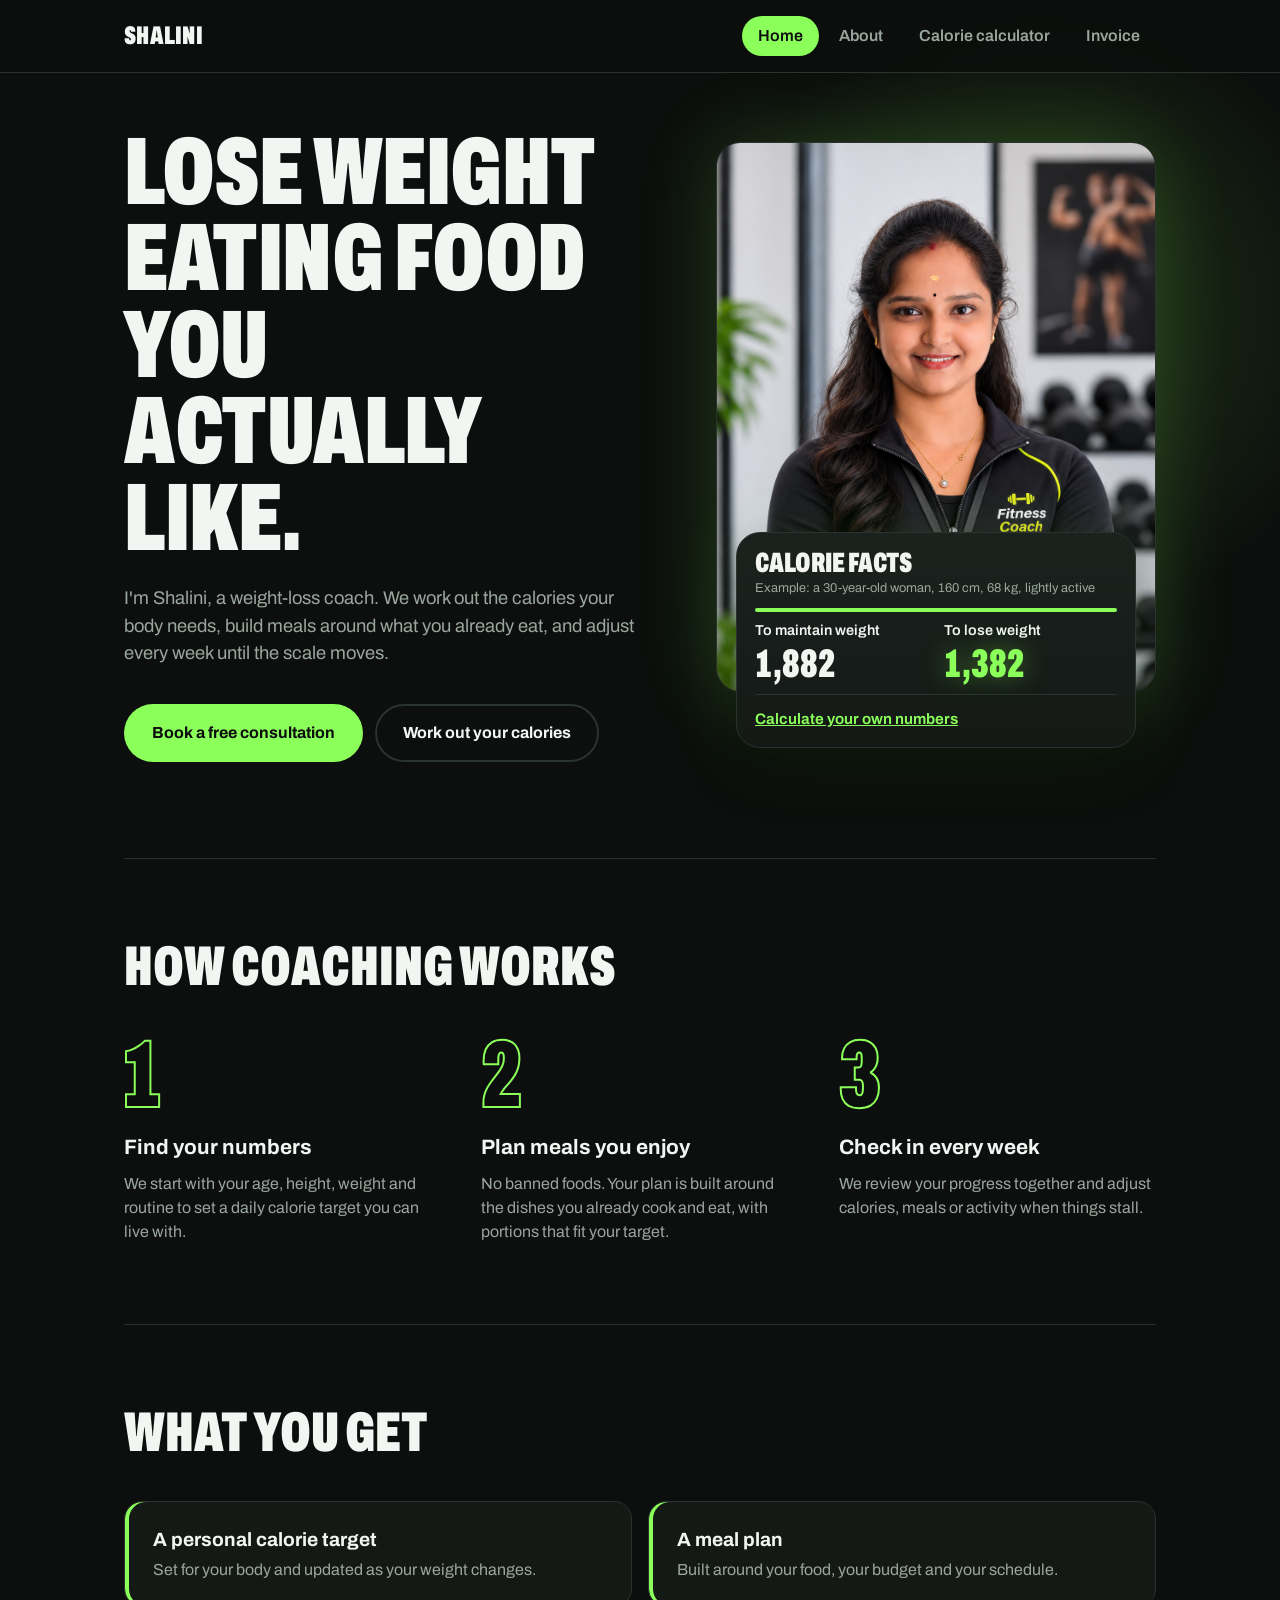
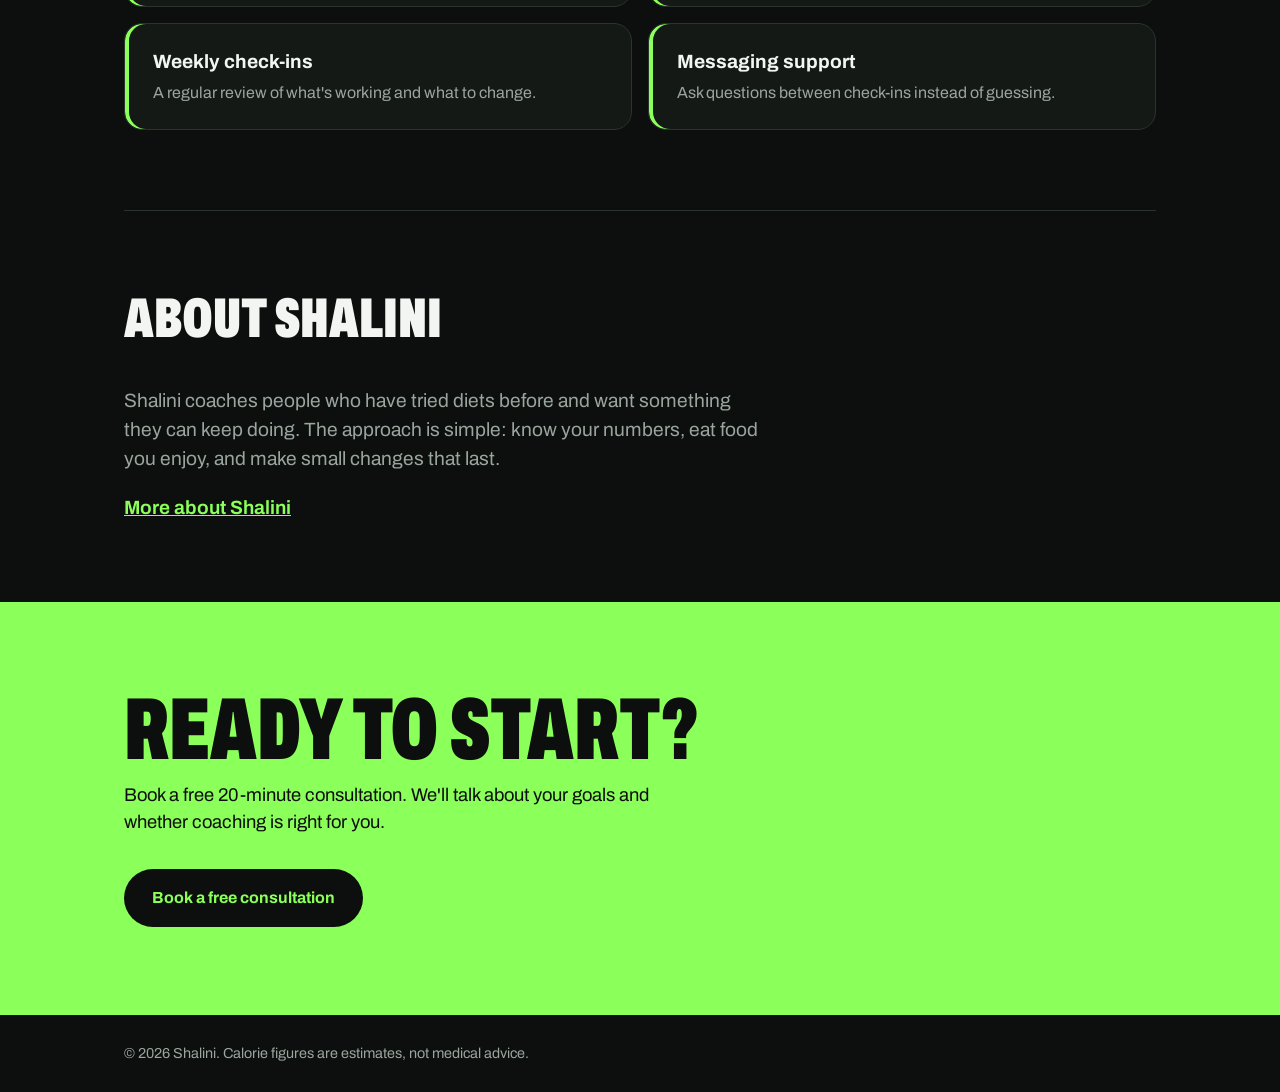
<file: index.html>
<!doctype html>
<html lang="en">
<head>
  <meta charset="utf-8">
  <meta name="viewport" content="width=device-width, initial-scale=1">
  <title>Shalini | Weight-Loss Coaching</title>
  <meta name="description" content="One-to-one weight-loss coaching with Shalini. A calorie target built for you, meals around food you already eat, and weekly check-ins.">
  <link rel="preconnect" href="https://fonts.googleapis.com">
  <link rel="preconnect" href="https://fonts.gstatic.com" crossorigin>
  <link href="https://fonts.googleapis.com/css2?family=Archivo:wdth,wght@62..125,400..900&display=swap" rel="stylesheet">
  <link rel="stylesheet" href="style.css">
</head>
<body>
  <header class="site-nav">
    <a class="brand" href="index.html">Shalini</a>
    <nav aria-label="Main">
      <a href="index.html" aria-current="page">Home</a>
      <a href="about.html">About</a>
      <a href="calculator.html">Calorie calculator</a>
      <a href="invoice.html">Invoice</a>
    </nav>
  </header>

  <main class="home">
    <section class="hero">
      <div class="hero-text">
        <h1>Lose weight eating food you actually like.</h1>
        <p>I'm Shalini, a weight-loss coach. We work out the calories your body needs, build meals around what you already eat, and adjust every week until the scale moves.</p>
        <div class="actions">
          <a class="btn btn-primary" href="#contact">Book a free consultation</a>
          <a class="btn btn-secondary" href="calculator.html">Work out your calories</a>
        </div>
      </div>

      <div class="hero-visual">
      <img class="hero-photo" src="Passport%20Photo.png" alt="Shalini" width="1024" height="1536">
      <aside class="facts facts-example" aria-label="Example calorie target">
        <h2>Calorie Facts</h2>
        <p class="facts-for">Example: a 30-year-old woman, 160 cm, 68 kg, lightly active</p>
        <div class="rule rule-heavy"></div>
        <p class="facts-small">Calories per day</p>
        <div class="maintain">
          <span>To maintain weight</span>
          <strong>1,882</strong>
        </div>
        <div class="rule rule-mid"></div>
        <div class="row row-lose">
          <span><b>To lose weight</b><small>About 0.5 kg per week</small></span>
          <strong>1,382</strong>
        </div>
        <p class="footnote"><a href="calculator.html">Calculate your own numbers</a></p>
      </aside>
      </div>
    </section>

    <section class="section" aria-labelledby="how">
      <h2 id="how">How coaching works</h2>
      <ol class="steps">
        <li>
          <span class="step-n">1</span>
          <h3>Find your numbers</h3>
          <p>We start with your age, height, weight and routine to set a daily calorie target you can live with.</p>
        </li>
        <li>
          <span class="step-n">2</span>
          <h3>Plan meals you enjoy</h3>
          <p>No banned foods. Your plan is built around the dishes you already cook and eat, with portions that fit your target.</p>
        </li>
        <li>
          <span class="step-n">3</span>
          <h3>Check in every week</h3>
          <p>We review your progress together and adjust calories, meals or activity when things stall.</p>
        </li>
      </ol>
    </section>

    <section class="section" aria-labelledby="included">
      <h2 id="included">What you get</h2>
      <ul class="included">
        <li><b>A personal calorie target</b><span>Set for your body and updated as your weight changes.</span></li>
        <li><b>A meal plan</b><span>Built around your food, your budget and your schedule.</span></li>
        <li><b>Weekly check-ins</b><span>A regular review of what's working and what to change.</span></li>
        <li><b>Messaging support</b><span>Ask questions between check-ins instead of guessing.</span></li>
      </ul>
    </section>

    <!-- Replace with Shalini's real background, qualifications and photo. -->
    <section class="section about" aria-labelledby="about">
      <h2 id="about">About Shalini</h2>
      <p>Shalini coaches people who have tried diets before and want something they can keep doing. The approach is simple: know your numbers, eat food you enjoy, and make small changes that last.</p>
      <p class="more"><a href="about.html">More about Shalini</a></p>
    </section>
  </main>

  <section class="cta" id="contact" aria-labelledby="contact-title">
    <div class="cta-inner">
      <h2 id="contact-title">Ready to start?</h2>
      <p>Book a free 20-minute consultation. We'll talk about your goals and whether coaching is right for you.</p>
      <!-- Replace href with Shalini's real booking link, WhatsApp (https://wa.me/<number>) or mailto: address. -->
      <a class="btn btn-light" href="#contact">Book a free consultation</a>
    </div>
  </section>

  <footer class="site-footer">
    <p>&copy; 2026 Shalini. Calorie figures are estimates, not medical advice.</p>
  </footer>
</body>
</html>
</file>
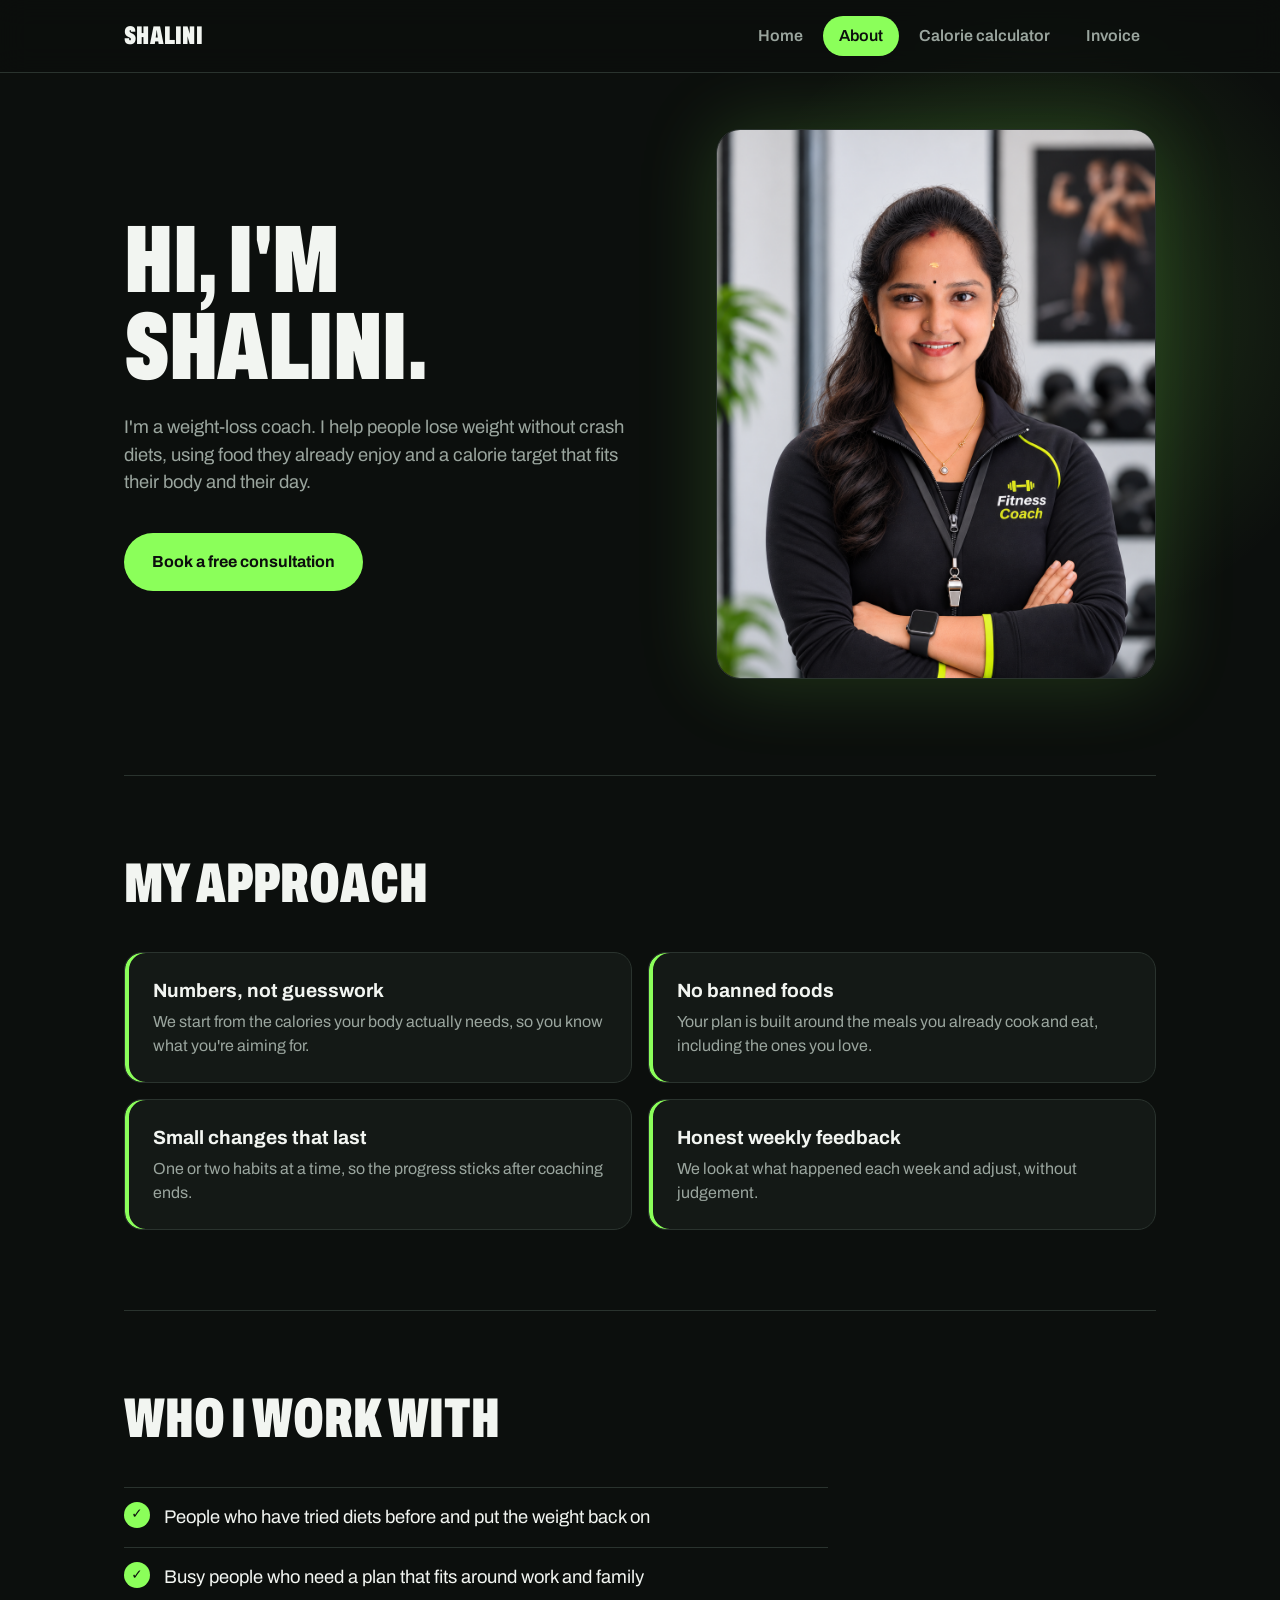
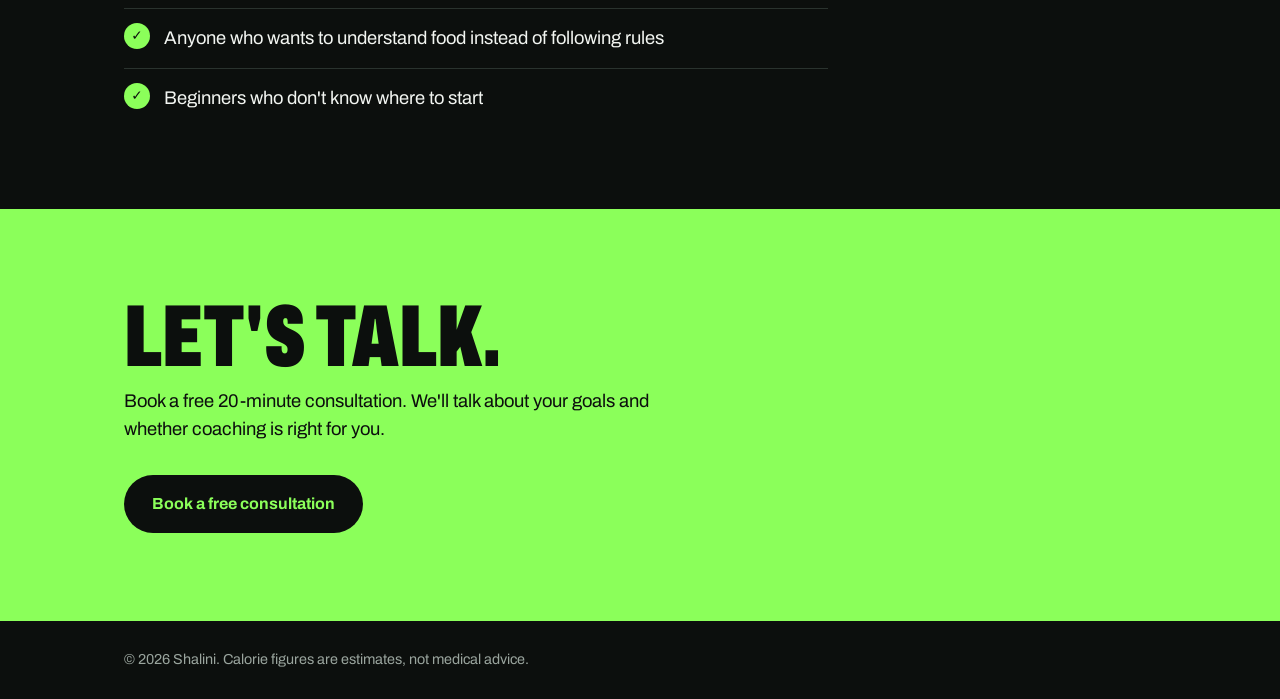
<file: about.html>
<!doctype html>
<html lang="en">
<head>
  <meta charset="utf-8">
  <meta name="viewport" content="width=device-width, initial-scale=1">
  <title>About Shalini | Weight-Loss Coaching</title>
  <meta name="description" content="About Shalini, weight-loss coach: the approach, who it's for, and how to get started.">
  <link rel="preconnect" href="https://fonts.googleapis.com">
  <link rel="preconnect" href="https://fonts.gstatic.com" crossorigin>
  <link href="https://fonts.googleapis.com/css2?family=Archivo:wdth,wght@62..125,400..900&display=swap" rel="stylesheet">
  <link rel="stylesheet" href="style.css">
</head>
<body>
  <header class="site-nav">
    <a class="brand" href="index.html">Shalini</a>
    <nav aria-label="Main">
      <a href="index.html">Home</a>
      <a href="about.html" aria-current="page">About</a>
      <a href="calculator.html">Calorie calculator</a>
      <a href="invoice.html">Invoice</a>
    </nav>
  </header>

  <main class="home">
    <section class="hero about-hero">
      <div class="hero-text">
        <h1>Hi, I'm Shalini.</h1>
        <!-- Replace with Shalini's real story, qualifications and experience. -->
        <p>I'm a weight-loss coach. I help people lose weight without crash diets, using food they already enjoy and a calorie target that fits their body and their day.</p>
        <div class="actions">
          <a class="btn btn-primary" href="#contact">Book a free consultation</a>
        </div>
      </div>
      <div class="hero-visual">
        <img class="hero-photo" src="Passport%20Photo.png" alt="Shalini" width="1024" height="1536">
      </div>
    </section>

    <section class="section" aria-labelledby="approach">
      <h2 id="approach">My approach</h2>
      <ul class="included">
        <li><b>Numbers, not guesswork</b><span>We start from the calories your body actually needs, so you know what you're aiming for.</span></li>
        <li><b>No banned foods</b><span>Your plan is built around the meals you already cook and eat, including the ones you love.</span></li>
        <li><b>Small changes that last</b><span>One or two habits at a time, so the progress sticks after coaching ends.</span></li>
        <li><b>Honest weekly feedback</b><span>We look at what happened each week and adjust, without judgement.</span></li>
      </ul>
    </section>

    <section class="section" aria-labelledby="who">
      <h2 id="who">Who I work with</h2>
      <ul class="checklist">
        <li>People who have tried diets before and put the weight back on</li>
        <li>Busy people who need a plan that fits around work and family</li>
        <li>Anyone who wants to understand food instead of following rules</li>
        <li>Beginners who don't know where to start</li>
      </ul>
    </section>
  </main>

  <section class="cta" id="contact" aria-labelledby="contact-title">
    <div class="cta-inner">
      <h2 id="contact-title">Let's talk.</h2>
      <p>Book a free 20-minute consultation. We'll talk about your goals and whether coaching is right for you.</p>
      <!-- Replace href with Shalini's real booking link, WhatsApp (https://wa.me/<number>) or mailto: address. -->
      <a class="btn btn-light" href="#contact">Book a free consultation</a>
    </div>
  </section>

  <footer class="site-footer">
    <p>&copy; 2026 Shalini. Calorie figures are estimates, not medical advice.</p>
  </footer>
</body>
</html>
</file>
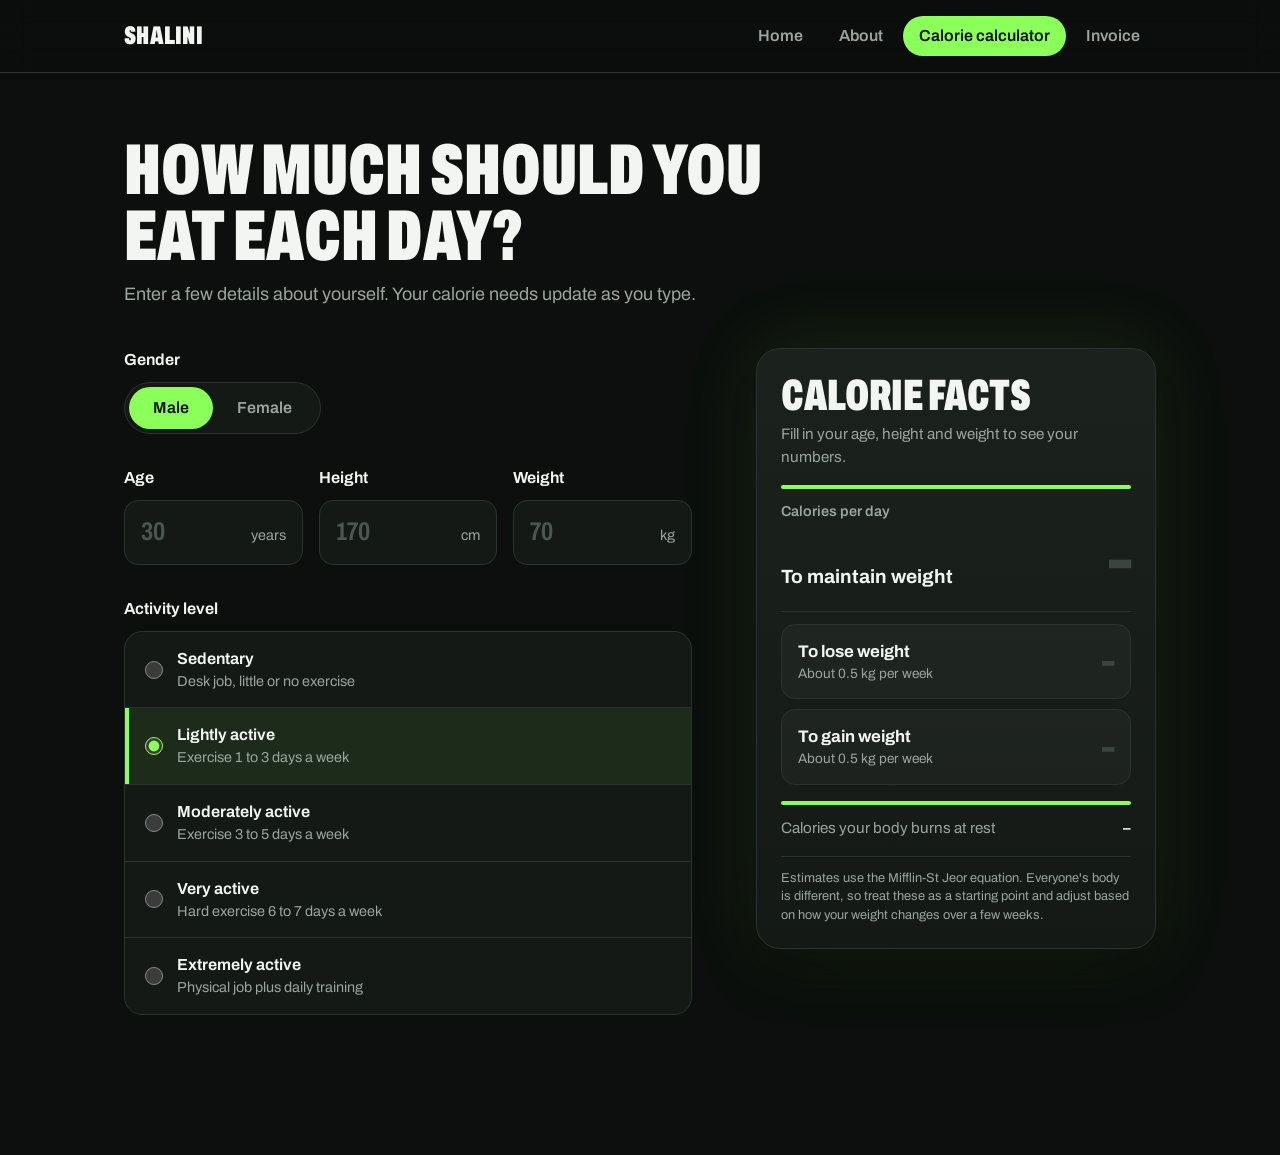
<file: calculator.html>
<!doctype html>
<html lang="en">
<head>
  <meta charset="utf-8">
  <meta name="viewport" content="width=device-width, initial-scale=1">
  <title>Calorie Calculator | Shalini</title>
  <link rel="preconnect" href="https://fonts.googleapis.com">
  <link rel="preconnect" href="https://fonts.gstatic.com" crossorigin>
  <link href="https://fonts.googleapis.com/css2?family=Archivo:wdth,wght@62..125,400..900&display=swap" rel="stylesheet">
  <link rel="stylesheet" href="style.css">
</head>
<body>
  <header class="site-nav">
    <a class="brand" href="index.html">Shalini</a>
    <nav aria-label="Main">
      <a href="index.html">Home</a>
      <a href="about.html">About</a>
      <a href="calculator.html" aria-current="page">Calorie calculator</a>
      <a href="invoice.html">Invoice</a>
    </nav>
  </header>

  <main class="page">
    <header class="intro">
      <h1>How much should you eat each day?</h1>
      <p>Enter a few details about yourself. Your calorie needs update as you type.</p>
    </header>

    <form id="form" class="form" novalidate>
      <fieldset class="group">
        <legend>Gender</legend>
        <div class="segmented">
          <label><input type="radio" name="gender" value="male" checked><span>Male</span></label>
          <label><input type="radio" name="gender" value="female"><span>Female</span></label>
        </div>
      </fieldset>

      <div class="trio">
        <label class="field">
          <span class="field-name">Age</span>
          <span class="box"><input type="number" name="age" min="15" max="80" inputmode="numeric" placeholder="30"><span class="unit">years</span></span>
        </label>
        <label class="field">
          <span class="field-name">Height</span>
          <span class="box"><input type="number" name="height" min="100" max="250" inputmode="decimal" placeholder="170"><span class="unit">cm</span></span>
        </label>
        <label class="field">
          <span class="field-name">Weight</span>
          <span class="box"><input type="number" name="weight" min="30" max="300" step="0.1" inputmode="decimal" placeholder="70"><span class="unit">kg</span></span>
        </label>
      </div>

      <fieldset class="group">
        <legend>Activity level</legend>
        <div class="activity">
          <label><input type="radio" name="activity" value="1.2"><span><strong>Sedentary</strong><small>Desk job, little or no exercise</small></span></label>
          <label><input type="radio" name="activity" value="1.375" checked><span><strong>Lightly active</strong><small>Exercise 1 to 3 days a week</small></span></label>
          <label><input type="radio" name="activity" value="1.55"><span><strong>Moderately active</strong><small>Exercise 3 to 5 days a week</small></span></label>
          <label><input type="radio" name="activity" value="1.725"><span><strong>Very active</strong><small>Hard exercise 6 to 7 days a week</small></span></label>
          <label><input type="radio" name="activity" value="1.9"><span><strong>Extremely active</strong><small>Physical job plus daily training</small></span></label>
        </div>
      </fieldset>

      <p class="error" id="error" role="alert"></p>
    </form>

    <aside class="facts is-empty" id="facts" aria-live="polite">
      <h2>Calorie Facts</h2>
      <p class="facts-for" id="summary">Fill in your age, height and weight to see your numbers.</p>
      <div class="rule rule-heavy"></div>
      <p class="facts-small">Calories per day</p>
      <div class="maintain">
        <span>To maintain weight</span>
        <strong id="maintain">&ndash;</strong>
      </div>
      <div class="rule rule-mid"></div>
      <div class="row row-lose">
        <span><b>To lose weight</b><small>About 0.5 kg per week</small></span>
        <strong id="lose">&ndash;</strong>
      </div>
      <div class="row row-gain">
        <span><b>To gain weight</b><small>About 0.5 kg per week</small></span>
        <strong id="gain">&ndash;</strong>
      </div>
      <div class="rule rule-heavy"></div>
      <div class="row row-quiet">
        <span>Calories your body burns at rest</span>
        <span id="bmr">&ndash;</span>
      </div>
      <p class="note" id="note" hidden></p>
      <p class="footnote">Estimates use the Mifflin-St Jeor equation. Everyone's body is different, so treat these as a starting point and adjust based on how your weight changes over a few weeks.</p>
    </aside>
  </main>
  <script src="script.js"></script>
</body>
</html>
</file>
<file: style.css>
:root {
  color-scheme: dark;
  --bg: #0C0F0D;
  --surface: #141916;
  --surface-2: #1B221E;
  --line: #2A332E;
  --text: #F2F5F1;
  --muted: #9AA59E;
  --green: #8BFF5A;   /* main highlight, lose */
  --amber: #FFB547;   /* gain */
  --danger: #FF7A6B;
  --on-green: #0C0F0D;
  --glow: 0 0 32px rgb(139 255 90 / .35);
}

* { box-sizing: border-box; }
[hidden] { display: none !important; }

body {
  margin: 0;
  background: var(--bg);
  color: var(--text);
  font-family: "Archivo", system-ui, sans-serif;
  font-size: 1rem;
  line-height: 1.5;
  overflow-x: clip; /* the hero glow extends past the edge */
}

a:focus-visible,
.btn:focus-visible { outline: 3px solid var(--green); outline-offset: 3px; }

/* ---------- site menu ---------- */
.site-nav {
  position: sticky;
  top: 0;
  z-index: 10;
  display: flex;
  justify-content: space-between;
  align-items: center;
  gap: 16px;
  flex-wrap: wrap;
  padding: 16px max(24px, calc((100% - 1032px) / 2));
  background: rgb(12 15 13 / .72);
  backdrop-filter: blur(14px);
  -webkit-backdrop-filter: blur(14px);
  border-bottom: 1px solid var(--line);
}
.brand {
  color: var(--text);
  text-decoration: none;
  font-weight: 900;
  font-stretch: 62%;
  font-size: 1.6rem;
  line-height: 1;
  text-transform: uppercase;
  letter-spacing: .01em;
}
.site-nav nav { display: flex; flex-wrap: wrap; gap: 4px; }
.site-nav nav a {
  color: var(--muted);
  text-decoration: none;
  font-weight: 600;
  padding: 8px 16px;
  border-radius: 999px;
  transition: color .15s, background .15s;
}
.site-nav nav a:hover { color: var(--text); background: var(--surface-2); }
.site-nav nav a[aria-current="page"] { background: var(--green); color: var(--on-green); }

/* ---------- buttons ---------- */
.btn {
  display: inline-block;
  padding: 15px 26px;
  border-radius: 999px;
  font-weight: 700;
  text-decoration: none;
  border: 2px solid transparent;
  transition: box-shadow .2s, transform .2s, background .2s, color .2s;
}
.btn-primary { background: var(--green); color: var(--on-green); box-shadow: 0 0 0 rgb(139 255 90 / 0); }
.btn-primary:hover { box-shadow: var(--glow); transform: translateY(-2px); }
.btn-secondary { color: var(--text); border-color: var(--line); }
.btn-secondary:hover { border-color: var(--green); color: var(--green); }
.btn-light { background: var(--on-green); color: var(--green); }
.btn-light:hover { transform: translateY(-2px); box-shadow: 0 10px 30px rgb(0 0 0 / .35); }

/* ---------- homepage ---------- */
.home { max-width: 1080px; margin: 0 auto; padding: 0 24px; }

.hero {
  position: relative;
  display: grid;
  grid-template-columns: minmax(0, 1fr) 440px;
  gap: 64px;
  align-items: center;
  padding: 56px 0 96px;
}
.hero::before {
  /* green glow behind the hero */
  content: "";
  position: absolute;
  inset: -80px -20% auto auto;
  width: 640px;
  height: 640px;
  background: radial-gradient(closest-side, rgb(139 255 90 / .16), transparent);
  pointer-events: none;
  z-index: -1;
}
.hero h1 {
  margin: 0 0 24px;
  font-size: clamp(3rem, 7.5vw, 6rem);
  line-height: .9;
  font-weight: 900;
  font-stretch: 62%;
  text-transform: uppercase;
  letter-spacing: -0.005em;
  max-width: 11ch;
}
.hero p { margin: 0; max-width: 34rem; font-size: 1.15rem; color: var(--muted); }
.actions { display: flex; flex-wrap: wrap; gap: 12px; margin-top: 36px; }

.hero-text { animation: rise .7s cubic-bezier(.2, .7, .2, 1) both; }
.facts-example { animation: rise .7s .15s cubic-bezier(.2, .7, .2, 1) both; }
@keyframes rise { from { opacity: 0; transform: translateY(24px); } }

.section { padding: 80px 0; border-top: 1px solid var(--line); }
.section h2 {
  margin: 0 0 40px;
  font-size: clamp(2.25rem, 5vw, 3.5rem);
  line-height: 1;
  font-weight: 900;
  font-stretch: 62%;
  text-transform: uppercase;
}

.steps {
  list-style: none;
  margin: 0;
  padding: 0;
  display: grid;
  grid-template-columns: repeat(3, 1fr);
  gap: 40px;
}
.step-n {
  display: block;
  font-size: 6rem;
  line-height: .85;
  font-weight: 900;
  font-stretch: 62%;
  color: transparent;
  -webkit-text-stroke: 2px var(--green);
}
.steps h3 { margin: 16px 0 8px; font-size: 1.3rem; }
.steps p { margin: 0; color: var(--muted); }

.included {
  list-style: none;
  margin: 0;
  padding: 0;
  display: grid;
  grid-template-columns: repeat(2, 1fr);
  gap: 16px;
}
.included li {
  padding: 24px 24px 24px 28px;
  background: var(--surface);
  border: 1px solid var(--line);
  border-radius: 18px;
  box-shadow: inset 4px 0 0 var(--green);
}
.included b { display: block; font-size: 1.2rem; margin-bottom: 4px; }
.included span { color: var(--muted); }

.about p { margin: 0; max-width: 40rem; font-size: 1.2rem; color: var(--muted); }
.about .more { margin-top: 20px; }
.more a { color: var(--green); font-weight: 650; }

/* about page */
.about-hero .hero-visual { padding-bottom: 0; }

.checklist { list-style: none; margin: 0; padding: 0; max-width: 44rem; }
.checklist li {
  position: relative;
  padding: 16px 0 16px 40px;
  border-top: 1px solid var(--line);
  font-size: 1.15rem;
}
.checklist li::before {
  content: "\2713";
  position: absolute;
  left: 0;
  top: 14px;
  width: 26px;
  height: 26px;
  display: grid;
  place-items: center;
  border-radius: 50%;
  background: var(--green);
  color: var(--on-green);
  font-size: .85rem;
  font-weight: 900;
}

.cta { background: var(--green); color: var(--on-green); }
.cta-inner { max-width: 1080px; margin: 0 auto; padding: 88px 24px; }
.cta h2 {
  margin: 0 0 12px;
  font-size: clamp(3rem, 7vw, 5.5rem);
  line-height: .9;
  font-weight: 900;
  font-stretch: 62%;
  text-transform: uppercase;
}
.cta p { margin: 0 0 32px; max-width: 34rem; font-size: 1.15rem; }
.cta .btn-light:focus-visible { outline-color: var(--on-green); }

.site-footer { max-width: 1080px; margin: 0 auto; padding: 28px 24px; color: var(--muted); font-size: .9rem; }
.site-footer p { margin: 0; }

/* ---------- calculator page ---------- */
.page {
  max-width: 1080px;
  margin: 0 auto;
  padding: 64px 24px 96px;
  display: grid;
  grid-template-columns: minmax(0, 1fr) 400px;
  grid-template-areas: "intro intro" "form facts";
  gap: 40px 64px;
  align-items: start;
}

.intro { grid-area: intro; max-width: 40rem; }
.intro h1 {
  margin: 0 0 12px;
  font-size: clamp(2.5rem, 6vw, 4.5rem);
  line-height: .92;
  font-weight: 900;
  font-stretch: 62%;
  text-transform: uppercase;
}
.intro p { margin: 0; color: var(--muted); font-size: 1.125rem; }

.form { grid-area: form; display: grid; gap: 32px; }

.group { border: 0; margin: 0; padding: 0; min-width: 0; }
.group legend, .field-name {
  display: block;
  padding: 0;
  margin-bottom: 10px;
  font-weight: 650;
}

.segmented {
  display: inline-flex;
  background: var(--surface);
  border: 1px solid var(--line);
  border-radius: 999px;
  padding: 4px;
}
.segmented label { cursor: pointer; }
.segmented span {
  display: block;
  padding: 9px 24px;
  border-radius: 999px;
  color: var(--muted);
  font-weight: 600;
  transition: background .15s, color .15s;
}
.segmented input:checked + span { background: var(--green); color: var(--on-green); }
/* visually hide the radios but keep them keyboard-focusable */
.segmented input { position: absolute; opacity: 0; width: 1px; height: 1px; }
.segmented input:focus-visible + span { outline: 3px solid var(--green); outline-offset: 2px; }

.trio { display: grid; grid-template-columns: repeat(3, 1fr); gap: 16px; }
.box {
  display: flex;
  align-items: baseline;
  background: var(--surface);
  border: 1px solid var(--line);
  border-radius: 14px;
  padding: 0 16px;
  transition: border-color .15s, box-shadow .15s;
}
.box:focus-within { border-color: var(--green); box-shadow: 0 0 0 4px rgb(139 255 90 / .15); }
.box input {
  width: 100%;
  min-width: 0;
  border: 0;
  outline: 0;
  background: transparent;
  font: inherit;
  font-size: 1.6rem;
  font-weight: 700;
  font-stretch: 75%;
  padding: 12px 0;
  color: var(--text);
  -moz-appearance: textfield;
}
.box input::-webkit-outer-spin-button,
.box input::-webkit-inner-spin-button { -webkit-appearance: none; margin: 0; }
.box input::placeholder { color: #4A564F; }
.box:has(input[aria-invalid="true"]) { border-color: var(--danger); }
.box input[aria-invalid="true"] { color: var(--danger); }
.unit { color: var(--muted); font-size: .9rem; padding-left: 6px; }

.activity {
  background: var(--surface);
  border: 1px solid var(--line);
  border-radius: 18px;
  overflow: hidden;
}
.activity label {
  display: flex;
  gap: 14px;
  align-items: center;
  padding: 15px 20px;
  cursor: pointer;
  border-top: 1px solid var(--line);
  transition: background .15s;
}
.activity label:first-child { border-top: 0; }
.activity label:hover { background: var(--surface-2); }
.activity label:has(input:checked) { background: rgb(139 255 90 / .08); box-shadow: inset 4px 0 0 var(--green); }
.activity input { accent-color: var(--green); width: 18px; height: 18px; margin: 0; flex: none; }
.activity input:focus-visible { outline: 3px solid var(--green); outline-offset: 2px; }
.activity strong { display: block; font-weight: 650; }
.activity small { display: block; color: var(--muted); font-size: .9rem; }

.error { margin: -12px 0 0; min-height: 1.5em; color: var(--danger); font-weight: 600; }

/* ---------- results card ---------- */
.facts {
  grid-area: facts;
  position: sticky;
  top: 96px;
  background: linear-gradient(180deg, var(--surface-2), var(--surface));
  border: 1px solid var(--line);
  border-radius: 24px;
  padding: 24px;
  box-shadow: 0 0 80px rgb(139 255 90 / .1), 0 24px 48px rgb(0 0 0 / .4);
}
.facts h2 {
  margin: 0;
  font-size: 2.75rem;
  line-height: 1;
  font-weight: 900;
  font-stretch: 62%;
  text-transform: uppercase;
}
.facts-for { margin: 6px 0 0; color: var(--muted); font-size: .95rem; }

.rule { background: var(--line); margin: 16px 0 12px; height: 1px; }
.rule-heavy { height: 4px; border-radius: 4px; background: var(--green); }

.facts-small { margin: 0; color: var(--muted); font-weight: 600; font-size: .9rem; }

.maintain {
  display: flex;
  justify-content: space-between;
  align-items: baseline;
  gap: 12px;
}
.maintain span { font-size: 1.2rem; font-weight: 700; }
.maintain strong {
  font-size: 4.5rem;
  line-height: 1;
  font-weight: 900;
  font-stretch: 62%;
  font-variant-numeric: tabular-nums;
}

.row {
  display: flex;
  justify-content: space-between;
  align-items: center;
  gap: 12px;
  margin-top: 10px;
  padding: 14px 16px;
  background: rgb(255 255 255 / .03);
  border: 1px solid var(--line);
  border-radius: 14px;
}
.row b { display: block; font-size: 1.05rem; }
.row small { display: block; color: var(--muted); font-size: .85rem; }
.row strong {
  font-size: 2.5rem;
  line-height: 1;
  font-weight: 900;
  font-stretch: 62%;
  font-variant-numeric: tabular-nums;
}
.row-lose strong { color: var(--green); text-shadow: 0 0 24px rgb(139 255 90 / .4); }
.row-gain strong { color: var(--amber); text-shadow: 0 0 24px rgb(255 181 71 / .35); }
.row-quiet { background: none; border: 0; padding: 0; font-size: .95rem; color: var(--muted); }
.row-quiet span:last-child { color: var(--text); font-weight: 700; font-variant-numeric: tabular-nums; }

.note {
  margin: 12px 0 0;
  padding: 12px 14px;
  border-radius: 12px;
  background: rgb(255 181 71 / .1);
  border: 1px solid rgb(255 181 71 / .3);
  font-size: .9rem;
}
.footnote { margin: 16px 0 0; padding-top: 12px; border-top: 1px solid var(--line); font-size: .8rem; color: var(--muted); line-height: 1.45; }
.facts-example .footnote a { color: var(--green); font-weight: 650; font-size: .95rem; }

.facts.is-empty strong { color: #3A4540; text-shadow: none; }

/* hero photo with the example card overlapping its lower-left corner */
.hero-visual { position: relative; padding-bottom: 56px; }
.hero-photo {
  display: block;
  width: 100%;
  height: auto;
  aspect-ratio: 4 / 5;
  object-fit: cover;
  object-position: top;
  border-radius: 24px;
  border: 1px solid var(--line);
  box-shadow: 0 0 80px rgb(139 255 90 / .18);
}
.facts-example {
  grid-area: auto;
  position: absolute;
  top: auto;
  left: 20px;
  right: 20px;
  bottom: 0;
  padding: 16px 18px;
  display: grid;
  grid-template-columns: 1fr 1fr;
  column-gap: 16px;
  align-items: end;
}
.facts-example h2 { font-size: 1.75rem; }
.facts-example h2,
.facts-example .facts-for,
.facts-example .rule-heavy,
.facts-example .footnote { grid-column: 1 / -1; }
.facts-example .facts-for { font-size: .8rem; margin-top: 2px; }
.facts-example .facts-small,
.facts-example .rule-mid { display: none; }
.facts-example .rule-heavy { margin: 10px 0 8px; }
.facts-example .maintain,
.facts-example .row {
  flex-direction: column;
  align-items: flex-start;
  gap: 2px;
  margin: 0;
  padding: 0;
  background: none;
  border: 0;
}
.facts-example .maintain span,
.facts-example .row b { font-size: .9rem; font-weight: 600; }
.facts-example .row small { display: none; }
.facts-example .maintain strong,
.facts-example .row strong { font-size: 2.5rem; }
.facts-example .footnote { margin-top: 10px; padding-top: 10px; }

/* ---------- invoice page ---------- */
button.btn { font: inherit; font-weight: 700; cursor: pointer; }
.btn-secondary { background: transparent; }
.btn-small { padding: 10px 18px; }

.invoice-page {
  max-width: 860px;
  margin: 0 auto;
  padding: 64px 24px 96px;
  display: grid;
  gap: 40px;
}
.invoice-page > * { grid-area: auto; } /* .intro and .form carry calculator grid areas */

.grid-2 { display: grid; grid-template-columns: 1fr 1fr; gap: 16px; }
.span-2 { grid-column: 1 / -1; }
.field-name small { color: var(--muted); font-weight: 400; }

.invoice-page .box input,
.invoice-page .box textarea {
  width: 100%;
  min-width: 0;
  border: 0;
  outline: 0;
  background: transparent;
  color: var(--text);
  font: inherit;
  font-size: 1rem;
  font-weight: 500;
  font-stretch: 100%;
  padding: 12px 0;
  resize: vertical;
}
.invoice-page .box input[type="date"] { color-scheme: dark; }
.box:has(textarea[aria-invalid="true"]) { border-color: var(--danger); }

.items-head,
.item-row {
  display: grid;
  grid-template-columns: minmax(0, 1fr) 80px 130px 40px;
  gap: 10px;
  align-items: center;
}
.items-head span { color: var(--muted); font-size: .85rem; margin-bottom: 6px; }
.item-row + .item-row { margin-top: 10px; }
.remove {
  width: 40px;
  height: 40px;
  border-radius: 50%;
  border: 1px solid var(--line);
  background: transparent;
  color: var(--muted);
  font-size: 1.3rem;
  line-height: 1;
  cursor: pointer;
}
.remove:hover { color: var(--danger); border-color: var(--danger); }
.remove:focus-visible { outline: 3px solid var(--green); outline-offset: 2px; }
#add-item { margin-top: 14px; }

.output-bar {
  display: flex;
  justify-content: space-between;
  align-items: center;
  gap: 16px;
  flex-wrap: wrap;
  margin-bottom: 20px;
}
.output-bar h2 {
  margin: 0;
  font-size: 2.25rem;
  line-height: 1;
  font-weight: 900;
  font-stretch: 62%;
  text-transform: uppercase;
  outline: none;
}

/* the invoice itself is light, so it prints and saves as a normal white document */
.invoice {
  background: #FFFFFF;
  color: #1A1F1C;
  border-radius: 16px;
  padding: 48px;
  font-size: .95rem;
  box-shadow: 0 0 80px rgb(139 255 90 / .1);
}
.invoice p { margin: 0; }
.inv-head {
  display: flex;
  justify-content: space-between;
  gap: 24px;
  padding-bottom: 20px;
  border-bottom: 4px solid #1A1F1C;
}
.inv-brand { font-size: 2.25rem; line-height: 1; font-weight: 900; font-stretch: 62%; text-transform: uppercase; margin-bottom: 4px !important; }
.inv-meta { text-align: right; }
.inv-meta h3 { margin: 0 0 4px; font-size: 2rem; line-height: 1; font-weight: 900; font-stretch: 62%; text-transform: uppercase; color: #1F7A3A; }
.inv-to { margin: 28px 0; }
.inv-label { color: #66706A; font-size: .85rem; margin-bottom: 4px !important; }
.inv-strong { font-weight: 700; font-size: 1.1rem; }
.pre { white-space: pre-line; }

.inv-table { width: 100%; border-collapse: collapse; font-variant-numeric: tabular-nums; }
.inv-table th { text-align: left; font-size: .85rem; font-weight: 600; color: #66706A; padding: 10px 8px; border-bottom: 1px solid #D5DBD7; }
.inv-table td { padding: 12px 8px; border-bottom: 1px solid #E6EAE7; }
.inv-table th:nth-child(n + 2),
.inv-table td:nth-child(n + 2) { text-align: right; white-space: nowrap; }

.inv-totals { margin: 20px 0 0 auto; width: min(100%, 300px); font-variant-numeric: tabular-nums; }
.inv-totals div { display: flex; justify-content: space-between; padding: 6px 0; }
.inv-totals dt, .inv-totals dd { margin: 0; }
.inv-total { border-top: 2px solid #1A1F1C; margin-top: 6px; padding-top: 10px !important; font-weight: 800; font-size: 1.2rem; }
.inv-notes { margin-top: 28px !important; color: #3D4641; }
.inv-thanks { margin-top: 28px !important; color: #66706A; }

@media print {
  body * { visibility: hidden; }
  #invoice, #invoice * { visibility: visible; }
  #invoice { position: absolute; inset: 0 0 auto 0; box-shadow: none; border-radius: 0; }
}

@media (max-width: 640px) {
  .invoice-page { padding: 40px 16px 64px; }
  .grid-2 { grid-template-columns: minmax(0, 1fr); }
  .items-head { display: none; }
  .item-row { grid-template-columns: minmax(0, 1fr) minmax(0, 1fr) 40px; }
  .item-row > :first-child { grid-column: 1 / -1; }
  .item-row + .item-row { margin-top: 20px; }
  .invoice { padding: 24px; }
  .inv-head { flex-direction: column; }
  .inv-meta { text-align: left; }
}

/* numbers settle in when results change */
.facts.updated strong { animation: settle .35s ease-out; }
@keyframes settle { from { opacity: .2; transform: translateY(4px); } }

@media (prefers-reduced-motion: reduce) {
  *, *::before, *::after { animation: none !important; transition: none !important; }
}

@media (max-width: 860px) {
  .site-nav { padding: 14px 16px; }
  .home { padding: 0 16px; }
  .hero { grid-template-columns: minmax(0, 1fr); gap: 48px; padding: 40px 0 72px; }
  .hero::before { inset: -120px -200px auto auto; }
  .hero-visual { max-width: 440px; padding-bottom: 0; }
  .facts-example { margin: -56px 16px 0; } /* static here (calculator rule below); overlaps the photo's lower edge */
  .steps { grid-template-columns: minmax(0, 1fr); gap: 32px; }
  .included { grid-template-columns: minmax(0, 1fr); }
  .section { padding: 56px 0; }
  .cta-inner { padding: 64px 16px; }
  .site-footer { padding: 24px 16px; }

  .page {
    grid-template-columns: minmax(0, 1fr);
    grid-template-areas: "intro" "form" "facts";
    padding: 40px 16px 64px;
  }
  .facts { position: static; }
}

@media (max-width: 480px) {
  .trio { grid-template-columns: 1fr; }
  .facts { padding: 20px; }
  .maintain strong { font-size: 3.5rem; }
}
</file>
